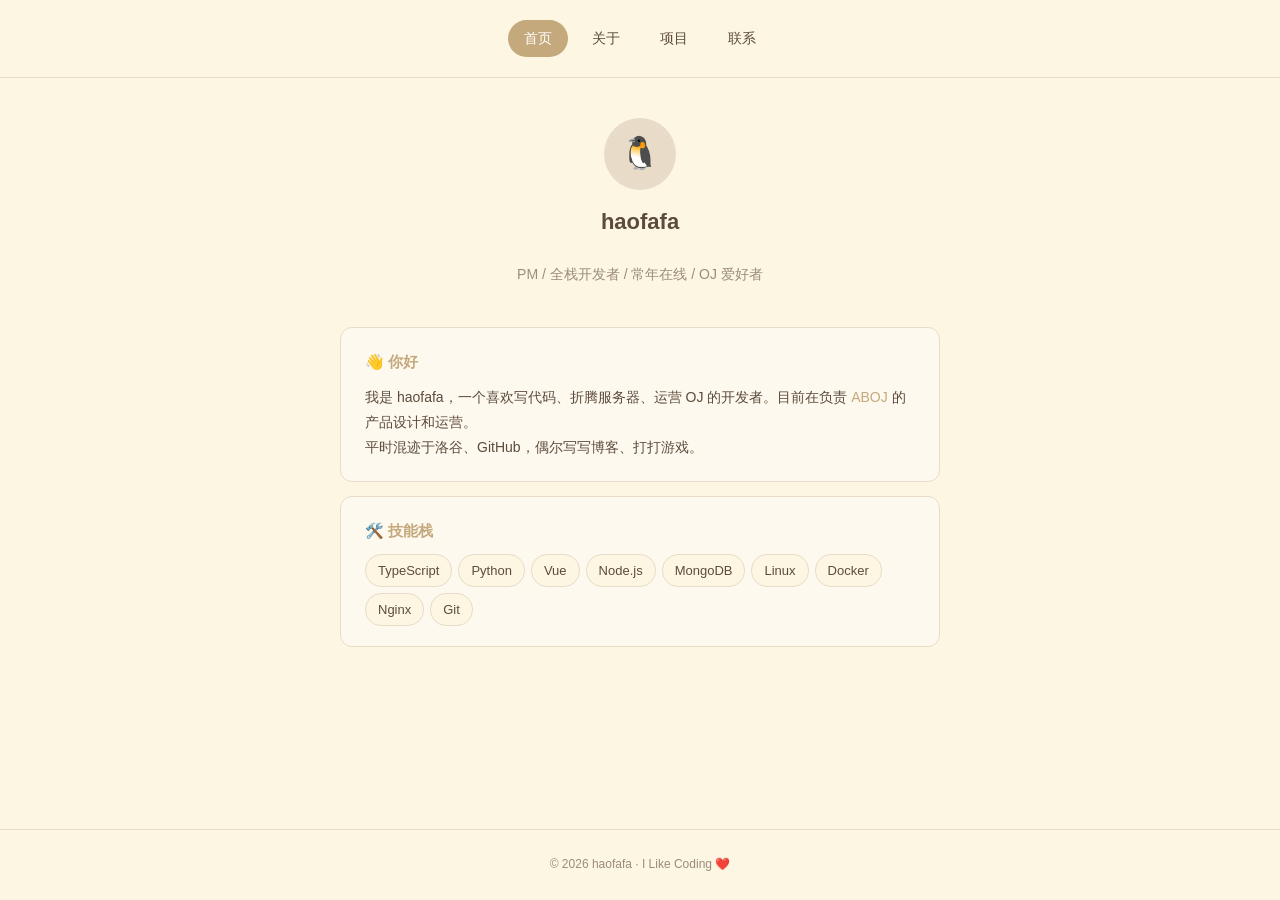
<file: index.html>
<!DOCTYPE html>
<html lang="zh">
<head>
    <meta charset="UTF-8">
    <meta name="viewport" content="width=device-width, initial-scale=1.0">
    <title>haofafa</title>
    <link rel="stylesheet" href="style.css">
</head>
<body>
    <nav>
        <a href="index.html" class="active">首页</a>
        <a href="about.html">关于</a>
        <a href="projects.html">项目</a>
        <a href="contact.html">联系</a>
    </nav>
    <div class="container">
        <div class="hero">
            <div class="avatar">🐧</div>
            <h1>haofafa</h1>
            <p class="subtitle">PM / 全栈开发者 / 常年在线 / OJ 爱好者</p>
        </div>

        <div class="card">
            <h2>👋 你好</h2>
            <p>我是 haofafa，一个喜欢写代码、折腾服务器、运营 OJ 的开发者。目前在负责 <a href="https://angrybed.cn" target="_blank">ABOJ</a> 的产品设计和运营。</p>
            <p>平时混迹于洛谷、GitHub，偶尔写写博客、打打游戏。</p>
        </div>

        <div class="card">
            <h2>🛠️ 技能栈</h2>
            <div class="tags">
                <span>TypeScript</span><span>Python</span><span>Vue</span>
                <span>Node.js</span><span>MongoDB</span><span>Linux</span>
                <span>Docker</span><span>Nginx</span><span>Git</span>
            </div>
        </div>
    </div>
    <footer>&copy; 2026 haofafa · I Like Coding ❤️</footer>
</body>
</html>
</file>
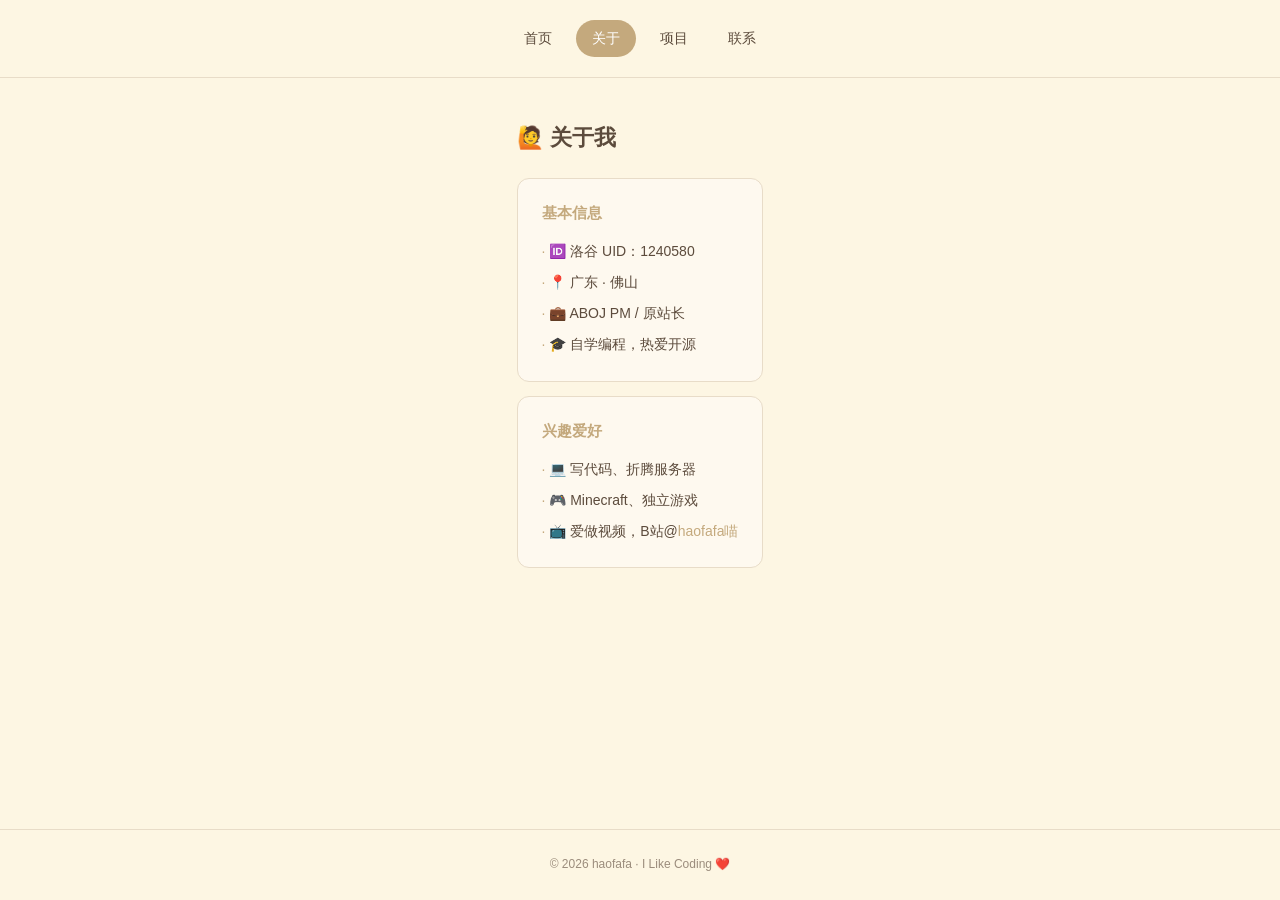
<file: about.html>
<!DOCTYPE html>
<html lang="zh">
<head>
    <meta charset="UTF-8">
    <meta name="viewport" content="width=device-width, initial-scale=1.0">
    <title>关于 - haofafa</title>
    <link rel="stylesheet" href="style.css">
</head>
<body>
    <nav>
        <a href="index.html">首页</a>
        <a href="about.html" class="active">关于</a>
        <a href="projects.html">项目</a>
        <a href="contact.html">联系</a>
    </nav>
    <div class="container">
        <h1>🙋 关于我</h1>
        <div class="card">
            <h2>基本信息</h2>
            <ul>
                <li>🆔 洛谷 UID：1240580</li>
                <li>📍 广东 · 佛山</li>
                <li>💼 ABOJ PM / 原站长</li>
                <li>🎓 自学编程，热爱开源</li>
            </ul>
        </div>
        <div class="card">
            <h2>兴趣爱好</h2>
            <ul>
                <li>💻 写代码、折腾服务器</li>
                <li>🎮 Minecraft、独立游戏</li>
                <li>📺 爱做视频，B站@<a href="https://space.bilibili.com/3632303966259305">haofafa喵</a></li>
            </ul>
        </div>
    </div>
    <footer>&copy; 2026 haofafa · I Like Coding ❤️</footer>
</body>
</html>
</file>
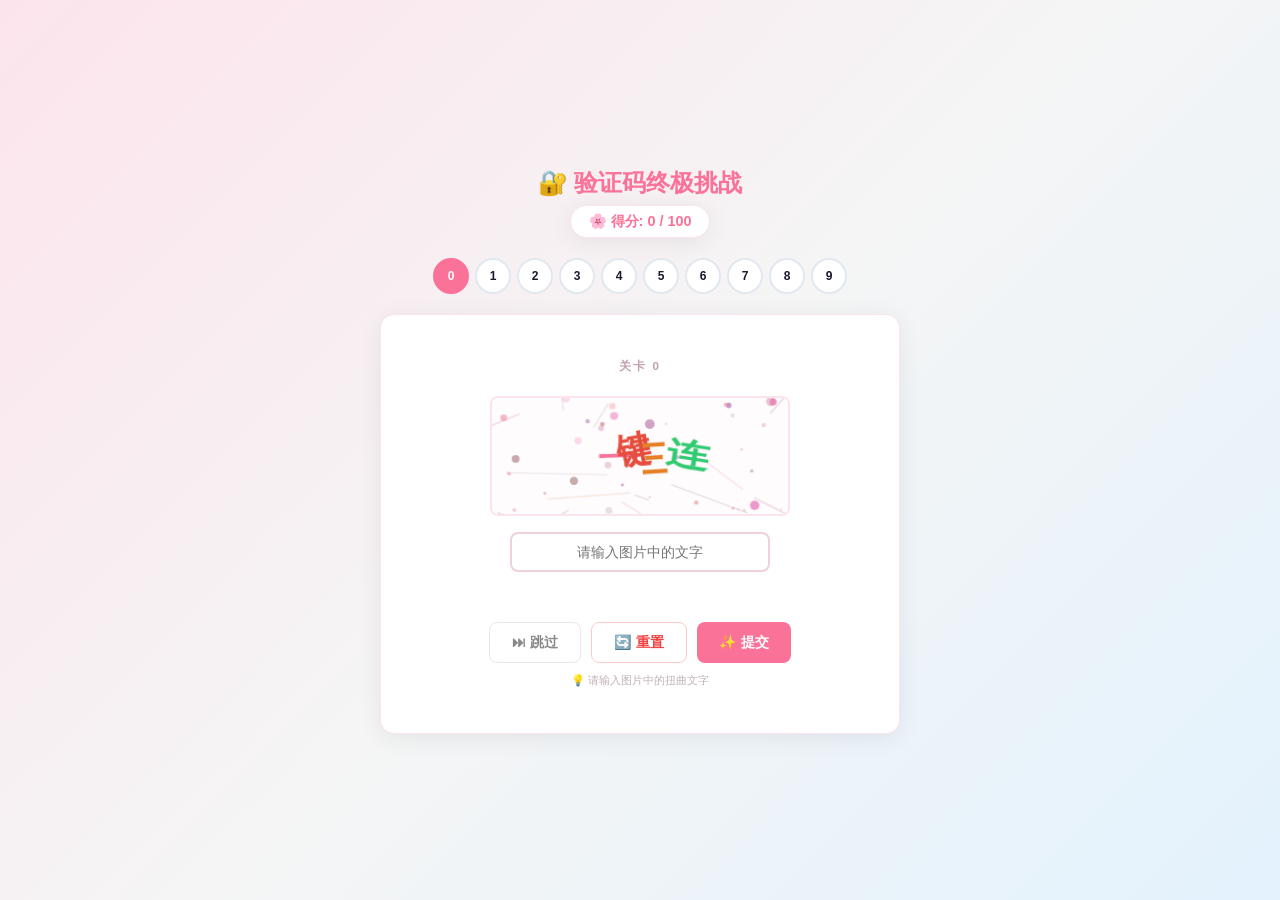
<file: captcha.html>
<!DOCTYPE html>
<html lang="zh-CN">
<head>
    <meta charset="UTF-8">
    <meta name="viewport" content="width=device-width, initial-scale=1.0">
    <title>验证码终极挑战 - 10关</title>
    <style>
        :root {
            --bg: #f0f2f5;
            --card-bg: #ffffff;
            --text: #1a1a2e;
            --border: #e2e8f0;
            --accent: #fb7299;
            --success: #10b981;
            --error: #ef4444;
            --shadow: 0 4px 24px rgba(0, 0, 0, 0.07);
            --radius: 14px;
            --font: -apple-system, BlinkMacSystemFont, 'Segoe UI', 'PingFang SC', 'Microsoft YaHei', sans-serif;
        }

        * {
            margin: 0;
            padding: 0;
            box-sizing: border-box;
        }

        body {
            font-family: var(--font);
            background: linear-gradient(135deg, #fce4ec 0%, #f5f5f5 50%, #e3f2fd 100%);
            color: var(--text);
            display: flex;
            justify-content: center;
            align-items: center;
            min-height: 100vh;
            padding: 20px;
            user-select: none;
            -webkit-user-select: none;
        }

        .container {
            width: 100%;
            max-width: 520px;
        }

        .header {
            text-align: center;
            margin-bottom: 20px;
        }
        .header h1 {
            font-size: 1.5rem;
            font-weight: 700;
            color: #fb7299;
        }
        .score-display {
            display: inline-block;
            margin-top: 6px;
            background: #fff;
            padding: 6px 18px;
            border-radius: 20px;
            font-weight: 600;
            font-size: 0.9rem;
            box-shadow: var(--shadow);
            color: #fb7299;
            border: 1.5px solid #fce4ec;
        }

        .level-selector {
            display: flex;
            gap: 6px;
            flex-wrap: wrap;
            justify-content: center;
            margin-bottom: 20px;
        }
        .level-btn {
            width: 36px;
            height: 36px;
            border-radius: 50%;
            border: 2px solid var(--border);
            background: #fff;
            cursor: pointer;
            font-size: 0.75rem;
            font-weight: 600;
            color: var(--text);
            transition: all 0.18s ease;
            display: flex;
            align-items: center;
            justify-content: center;
        }
        .level-btn:hover {
            border-color: #fb7299;
            color: #fb7299;
        }
        .level-btn.active {
            background: #fb7299;
            color: #fff;
            border-color: #fb7299;
        }
        .level-btn.passed {
            background: var(--success);
            color: #fff;
            border-color: var(--success);
        }
        .level-btn.failed {
            background: var(--error);
            color: #fff;
            border-color: var(--error);
        }
        .level-btn.skipped {
            background: #94a3b8;
            color: #fff;
            border-color: #94a3b8;
        }

        .card {
            background: #fff;
            border-radius: var(--radius);
            box-shadow: var(--shadow);
            padding: 28px 22px;
            text-align: center;
            min-height: 420px;
            display: flex;
            flex-direction: column;
            align-items: center;
            justify-content: center;
            border: 1px solid #fce4ec;
        }

        .level-title {
            font-size: 0.72rem;
            letter-spacing: 2px;
            color: #c0a0b0;
            margin-bottom: 14px;
            font-weight: 600;
        }

        .btn {
            display: inline-flex;
            align-items: center;
            justify-content: center;
            gap: 6px;
            padding: 10px 22px;
            border-radius: 8px;
            border: none;
            cursor: pointer;
            font-size: 0.88rem;
            font-weight: 600;
            font-family: var(--font);
        }
        .btn-primary {
            background: #fb7299;
            color: #fff;
        }
        .btn-primary:hover {
            background: #e85d7a;
        }
        .btn-secondary {
            background: #fff;
            color: #888;
            border: 1.5px solid #e8e8e8;
        }
        .btn-danger {
            background: #fff;
            color: #ef4444;
            border: 1.5px solid #fecaca;
        }
        .btn-danger:hover {
            background: #fef2f2;
        }
        .btn:disabled {
            opacity: 0.4;
            cursor: not-allowed;
            pointer-events: none;
        }

        .feedback {
            margin-top: 12px;
            font-size: 0.85rem;
            font-weight: 600;
            min-height: 22px;
        }
        .feedback.success {
            color: var(--success);
        }
        .feedback.error {
            color: var(--error);
        }
        .feedback.info {
            color: #94a3b8;
        }

        .card-actions {
            display: flex;
            gap: 10px;
            margin-top: 16px;
            flex-wrap: wrap;
            justify-content: center;
        }

        .note {
            font-size: 0.7rem;
            color: #c0b0b8;
            margin-top: 10px;
        }

        .captcha-canvas {
            border-radius: 8px;
            border: 2px solid #fce4ec;
            margin: 8px auto;
            display: block;
            max-width: 100%;
        }

        .text-input {
            width: 100%;
            max-width: 260px;
            padding: 10px 14px;
            border-radius: 8px;
            border: 2px solid #f0d0db;
            font-size: 0.9rem;
            font-family: var(--font);
            text-align: center;
            outline: none;
        }
        .text-input:focus {
            border-color: #fb7299;
            box-shadow: 0 0 0 3px rgba(251, 114, 153, 0.1);
        }

        .slider-container {
            width: 280px;
            margin: 8px auto;
        }
        .slider-track {
            width: 100%;
            height: 48px;
            background: #fce4ec;
            border-radius: 24px;
            position: relative;
            overflow: hidden;
            cursor: pointer;
            border: 1.5px solid #f8d0dc;
        }
        .slider-fill {
            height: 100%;
            background: linear-gradient(90deg, #fce4ec, #fb7299);
            border-radius: 24px 0 0 24px;
            width: 0%;
        }
        .slider-thumb {
            position: absolute;
            top: 3px;
            left: 3px;
            width: 40px;
            height: 40px;
            background: #fff;
            border-radius: 50%;
            box-shadow: 0 2px 8px rgba(251, 114, 153, 0.25);
            cursor: grab;
            display: flex;
            align-items: center;
            justify-content: center;
            font-size: 1.1rem;
            z-index: 2;
            border: 2px solid #fb7299;
        }
        .slider-thumb:active {
            cursor: grabbing;
        }
        .slider-label {
            position: absolute;
            width: 100%;
            height: 100%;
            display: flex;
            align-items: center;
            justify-content: center;
            pointer-events: none;
            font-size: 0.78rem;
            color: #c090a0;
            z-index: 1;
        }

        .image-options {
            display: flex;
            gap: 10px;
            flex-wrap: wrap;
            justify-content: center;
            margin: 8px 0;
        }
        .image-option {
            width: 90px;
            height: 90px;
            border-radius: 10px;
            overflow: hidden;
            cursor: pointer;
            border: 3px solid #f8e0e8;
            transition: all 0.15s ease;
            position: relative;
        }
        .image-option:hover {
            border-color: #fb7299;
            transform: translateY(-3px);
        }
        .image-option.selected-option {
            border-color: #fb7299 !important;
            box-shadow: 0 0 0 4px rgba(251, 114, 153, 0.3);
        }
        .image-option img {
            width: 100%;
            height: 100%;
            object-fit: cover;
        }

        .grid-container {
            display: grid;
            gap: 5px;
            margin: 8px auto;
            justify-content: center;
        }
        .grid-cell-img {
            border-radius: 8px;
            border: 2px solid #f8e0e8;
            cursor: pointer;
            overflow: hidden;
            transition: all 0.15s ease;
            position: relative;
        }
        .grid-cell-img:hover {
            border-color: #fb7299;
        }
        .grid-cell-img.selected-cell {
            border-color: #fb7299 !important;
            box-shadow: 0 0 0 3px rgba(251, 114, 153, 0.35);
        }

        .oneclick-area {
            width: 150px;
            height: 150px;
            border-radius: 50%;
            background: linear-gradient(135deg, #fce4ec, #fff);
            border: 3px dashed #fb7299;
            display: flex;
            align-items: center;
            justify-content: center;
            cursor: pointer;
            font-size: 1rem;
            color: #fb7299;
            font-weight: 600;
            margin: 10px auto;
        }
        .oneclick-area:hover {
            background: #fff5f7;
            transform: scale(1.05);
        }

        .char-btn {
            position: absolute;
            background: transparent;
            border: none;
            cursor: pointer;
            font-weight: bold;
            font-family: "PingFang SC", "Microsoft YaHei", sans-serif;
            text-shadow: 0 1px 4px rgba(0, 0, 0, 0.5);
            transition: all 0.15s ease;
            z-index: 3;
            padding: 6px 10px;
            min-width: 32px;
            text-align: center;
        }
        .char-btn:hover {
            transform: scale(1.3);
            color: #ffe066 !important;
        }
        .char-btn.correct-click {
            color: #4eff4e !important;
            text-shadow: 0 0 10px rgba(78, 255, 78, 0.8);
        }

        .click-badge {
            position: absolute;
            background: #fb7299;
            color: #fff;
            border-radius: 50%;
            width: 24px;
            height: 24px;
            font-size: 0.7rem;
            font-weight: 700;
            display: flex;
            align-items: center;
            justify-content: center;
            z-index: 10;
            pointer-events: none;
            animation: badgePop 0.3s ease;
            box-shadow: 0 2px 8px rgba(251, 114, 153, 0.5);
        }
        @keyframes badgePop {
            0% {
                transform: scale(0);
                opacity: 0;
            }
            50% {
                transform: scale(1.3);
            }
            100% {
                transform: scale(1);
                opacity: 1;
            }
        }

        .click-badge-wrong {
            background: #ef4444;
            box-shadow: 0 2px 8px rgba(239, 68, 68, 0.5);
        }

        .puzzle-piece-img {
            position: absolute;
            z-index: 5;
            pointer-events: none;
            box-shadow: 0 4px 16px rgba(0, 0, 0, 0.4);
            border-radius: 3px;
        }

        .result-overlay {
            position: fixed;
            top: 0;
            left: 0;
            width: 100%;
            height: 100%;
            background: rgba(0, 0, 0, 0.6);
            display: flex;
            align-items: center;
            justify-content: center;
            z-index: 1000;
            backdrop-filter: blur(4px);
        }
        .result-card {
            background: #fff;
            border-radius: 20px;
            padding: 36px 28px;
            text-align: center;
            max-width: 400px;
            width: 90%;
            box-shadow: 0 20px 50px rgba(0, 0, 0, 0.25);
            border: 2px solid #fce4ec;
        }
        .result-score {
            font-size: 4.5rem;
            font-weight: 800;
            letter-spacing: -2px;
            background: linear-gradient(135deg, #fb7299, #ff9db5);
            -webkit-background-clip: text;
            -webkit-text-fill-color: transparent;
            background-clip: text;
        }

        .twisted-display {
            display: inline-flex;
            gap: 4px;
            flex-wrap: wrap;
            justify-content: center;
            font-size: 1.2rem;
            font-weight: 700;
            min-height: 28px;
            margin-top: 6px;
            align-items: center;
        }
        .twisted-display img {
            display: inline-block;
            vertical-align: middle;
        }
        .twisted-display .arrow-sep {
            color: #c0b0b8;
            font-size: 0.85rem;
            margin: 0 2px;
            display: inline-flex;
            align-items: center;
        }

        @media (max-width: 420px) {
            .card {
                padding: 20px 12px;
            }
            .slider-container {
                width: 240px;
            }
            .image-option {
                width: 70px;
                height: 70px;
            }
        }
    </style>
</head>
<body>
    <div class="container">
        <div class="header">
            <h1>🔐 验证码终极挑战</h1>
            <span class="score-display" id="scoreDisplay">🌸 得分: 0 / 100</span>
        </div>

        <div class="level-selector" id="levelSelector">
            <button class="level-btn" data-level="0">0</button>
            <button class="level-btn" data-level="1">1</button>
            <button class="level-btn" data-level="2">2</button>
            <button class="level-btn" data-level="3">3</button>
            <button class="level-btn" data-level="4">4</button>
            <button class="level-btn" data-level="5">5</button>
            <button class="level-btn" data-level="6">6</button>
            <button class="level-btn" data-level="7">7</button>
            <button class="level-btn" data-level="8">8</button>
            <button class="level-btn" data-level="9">9</button>
        </div>

        <div class="card" id="challengeCard">
            <div class="level-title" id="levelTitle">关卡 0</div>
            <div id="challengeContent"></div>
            <div class="feedback" id="feedback"></div>
            <div class="card-actions">
                <button class="btn btn-secondary" id="btnSkip">⏭ 跳过</button>
                <button class="btn btn-danger" id="btnReset" style="display:none;">🔄 重置</button>
                <button class="btn btn-primary" id="btnSubmit">✨ 提交</button>
            </div>
            <p class="note" id="noteText"></p>
        </div>
    </div>

    <script>
        (function() {
            const TOTAL_LEVELS = 10;
            let currentLevel = 0;
            const levelStatus = {};
            const levelScore = {};
            for (let i = 0; i < TOTAL_LEVELS; i++) { levelStatus[i] = 'pending';
                levelScore[i] = 0; }
            let challengeState = {};
            let totalScore = 0;
            const MAX_SCORE = 100;
            const POINTS_PER_LEVEL = Math.floor(MAX_SCORE / TOTAL_LEVELS);

            const levelSelector = document.getElementById('levelSelector');
            const levelTitle = document.getElementById('levelTitle');
            const challengeContent = document.getElementById('challengeContent');
            const feedbackEl = document.getElementById('feedback');
            const btnSkip = document.getElementById('btnSkip');
            const btnReset = document.getElementById('btnReset');
            const btnSubmit = document.getElementById('btnSubmit');
            const noteText = document.getElementById('noteText');
            const scoreDisplay = document.getElementById('scoreDisplay');
            const levelBtns = levelSelector.querySelectorAll('.level-btn');

            function updateScoreDisplay() {
                scoreDisplay.textContent = `🌸 得分: ${totalScore} / ${MAX_SCORE}`;
            }

            function updateLevelButtons() {
                levelBtns.forEach(btn => {
                    const lv = parseInt(btn.dataset.level);
                    btn.classList.remove('active', 'passed', 'failed', 'skipped');
                    if (lv === currentLevel) btn.classList.add('active');
                    if (levelStatus[lv] === 'passed') btn.classList.add('passed');
                    if (levelStatus[lv] === 'failed') btn.classList.add('failed');
                    if (levelStatus[lv] === 'skipped') btn.classList.add('skipped');
                });
            }

            function setFeedback(msg, type) {
                feedbackEl.textContent = msg;
                feedbackEl.className = 'feedback';
                if (type) feedbackEl.classList.add(type);
            }

            function clearFeedback() {
                feedbackEl.textContent = '';
                feedbackEl.className = 'feedback';
            }

            function isLevelCompleted(lv) {
                return ['passed', 'failed', 'skipped'].includes(levelStatus[lv]);
            }

            function autoAdvance() {
                const nextLevel = currentLevel + 1;
                if (nextLevel < TOTAL_LEVELS) {
                    setTimeout(() => switchLevel(nextLevel), 700);
                } else {
                    setTimeout(showFinalResult, 700);
                }
            }

            function submitPass() {
                if (isLevelCompleted(currentLevel)) return;
                levelStatus[currentLevel] = 'passed';
                levelScore[currentLevel] = POINTS_PER_LEVEL;
                totalScore += POINTS_PER_LEVEL;
                updateScoreDisplay();
                updateLevelButtons();
                setFeedback(`🎉 正确！+${POINTS_PER_LEVEL}分，进入下一关...`, 'success');
                disableInteraction();
                btnReset.style.display = 'none';
                autoAdvance();
            }

            function submitFail() {
                if (isLevelCompleted(currentLevel)) return;
                levelStatus[currentLevel] = 'failed';
                levelScore[currentLevel] = 0;
                updateLevelButtons();
                setFeedback('😢 验证失败，0分，进入下一关...', 'error');
                disableInteraction();
                btnReset.style.display = 'none';
                autoAdvance();
            }

            function submitSkip() {
                if (isLevelCompleted(currentLevel)) return;
                levelStatus[currentLevel] = 'skipped';
                levelScore[currentLevel] = 0;
                updateLevelButtons();
                setFeedback('⏭ 已跳过，进入下一关...', 'info');
                disableInteraction();
                btnReset.style.display = 'none';
                autoAdvance();
            }

            function resetLevel() {
                if (isLevelCompleted(currentLevel)) return;
                challengeState = {};
                clearFeedback();
                renderLevel(currentLevel);
                btnSubmit.disabled = false;
                btnSkip.disabled = false;
                btnReset.style.display = 'inline-flex';
            }

            function disableInteraction() {
                const card = document.getElementById('challengeCard');
                const interactiveEls = card.querySelectorAll(
                    'canvas, input, .grid-cell-img, .image-option, .oneclick-area, .slider-thumb, .char-btn, button:not(#btnSkip):not(#btnSubmit):not(#btnReset)'
                    );
                interactiveEls.forEach(el => {
                    el.style.pointerEvents = 'none';
                    el.style.opacity = '0.6';
                });
                btnSubmit.disabled = true;
                btnSkip.disabled = true;
                btnReset.style.display = 'none';
            }

            function showFinalResult() {
                let grade = '';
                if (totalScore >= 90) grade = '🏆 验证大师';
                else if (totalScore >= 70) grade = '👍 表现不错';
                else if (totalScore >= 50) grade = '🤔 还需努力';
                else grade = '😅 再接再厉';

                const passedCount = Object.values(levelStatus).filter(s => s === 'passed').length;
                const failedCount = Object.values(levelStatus).filter(s => s === 'failed').length;
                const skippedCount = Object.values(levelStatus).filter(s => s === 'skipped').length;

                const overlay = document.createElement('div');
                overlay.className = 'result-overlay';
                overlay.innerHTML = `
                    <div class="result-card">
                        <div style="font-size:0.75rem;color:#c0a0b0;letter-spacing:2px;">🏅 最终成绩单</div>
                        <div class="result-score">${totalScore}</div>
                        <div class="result-grade" style="font-size:1.1rem;font-weight:600;color:#666;">${grade}</div>
                        <div style="margin-top:14px;font-size:0.8rem;color:#888;line-height:1.8;">
                            ✅ 通过: ${passedCount} 关<br>
                            ❌ 失败: ${failedCount} 关<br>
                            ⏭ 跳过: ${skippedCount} 关
                        </div>
                        <button class="btn btn-primary" style="margin-top:18px;background:#fb7299;" onclick="location.reload()">🔄 再来一次</button>
                    </div>
                `;
                document.body.appendChild(overlay);
                overlay.addEventListener('click', function(e) {
                    if (e.target === overlay) overlay.remove();
                });
            }

            function switchLevel(level) {
                if (level < 0 || level >= TOTAL_LEVELS) return;
                currentLevel = level;
                challengeState = {};
                clearFeedback();
                renderLevel(currentLevel);
                updateLevelButtons();
                if (isLevelCompleted(currentLevel)) {
                    btnSubmit.disabled = true;
                    btnSkip.disabled = true;
                    btnReset.style.display = 'none';
                } else {
                    btnSubmit.disabled = false;
                    btnSkip.disabled = false;
                    btnReset.style.display = 'inline-flex';
                }
            }

            function drawInterferenceLines(ctx, width, height, count = 8) {
                ctx.save();
                for (let i = 0; i < count; i++) {
                    ctx.strokeStyle =
                        `rgba(${180+Math.random()*75},${140+Math.random()*60},${160+Math.random()*50},0.35)`;
                    ctx.lineWidth = 0.8 + Math.random() * 1.2;
                    ctx.beginPath();
                    const x1 = Math.random() * width;
                    const y1 = Math.random() * height;
                    const x2 = x1 + (Math.random() - 0.5) * width * 0.7;
                    const y2 = y1 + (Math.random() - 0.5) * height * 0.7;
                    ctx.moveTo(x1, y1);
                    ctx.lineTo(x2, y2);
                    ctx.stroke();
                }
                ctx.restore();
            }

            function drawRandomDots(ctx, width, height, count = 30) {
                for (let i = 0; i < count; i++) {
                    const x = Math.random() * width;
                    const y = Math.random() * height;
                    const r = 1 + Math.random() * 4;
                    ctx.beginPath();
                    ctx.arc(x, y, r, 0, Math.PI * 2);
                    ctx.fillStyle =
                        `rgba(${180+Math.random()*75},${100+Math.random()*80},${140+Math.random()*60},${0.3+Math.random()*0.5})`;
                    ctx.fill();
                }
            }

            function generateCaptchaCanvas(text, width, height, bgColor = '#fefcfd', fontSizeMin = 24, fontSizeMax = 42) {
                const canvas = document.createElement('canvas');
                canvas.width = width;
                canvas.height = height;
                const ctx = canvas.getContext('2d');
                ctx.fillStyle = bgColor;
                ctx.fillRect(0, 0, width, height);
                drawRandomDots(ctx, width, height, 22);
                drawInterferenceLines(ctx, width, height, 8);
                const colors = ['#fb7299', '#e74c3c', '#e67e22', '#2ecc71', '#00a1d6', '#9b59b6', '#f39c12',
                '#1abc9c'];
                const chars = text.split('');
                const avgCharWidth = (fontSizeMin + fontSizeMax) / 2 * 0.65;
                const totalWidth = chars.length * avgCharWidth;
                const startX = Math.max(6, (width - totalWidth) / 2);
                const startY = height / 2 + (fontSizeMin + fontSizeMax) / 6;
                let cx = startX;
                chars.forEach((char, i) => {
                    const color = colors[i % colors.length];
                    const rot = -12 + Math.random() * 24;
                    const scaleX = 0.7 + Math.random() * 0.5;
                    const scaleY = 0.7 + Math.random() * 0.5;
                    const charSize = fontSizeMin + Math.random() * (fontSizeMax - fontSizeMin);
                    ctx.save();
                    ctx.translate(cx, startY + (Math.random() - 0.5) * 14);
                    ctx.rotate(rot * Math.PI / 180);
                    ctx.scale(scaleX, scaleY);
                    ctx.font = `bold ${charSize}px "PingFang SC", "Microsoft YaHei", sans-serif`;
                    ctx.fillStyle = color;
                    ctx.shadowColor = 'rgba(0,0,0,0.12)';
                    ctx.shadowBlur = 2;
                    ctx.fillText(char, 0, 0);
                    ctx.shadowBlur = 0;
                    ctx.restore();
                    cx += avgCharWidth * (0.85 + Math.random() * 0.3);
                });
                drawInterferenceLines(ctx, width, height, 5);
                drawRandomDots(ctx, width, height, 14);
                return canvas;
            }

            function generateTwistedCharCanvas(char, size) {
                const canvas = document.createElement('canvas');
                canvas.width = size;
                canvas.height = size;
                const ctx = canvas.getContext('2d');
                ctx.clearRect(0, 0, size, size);
                const colors = ['#fb7299', '#e74c3c', '#e67e22', '#2ecc71', '#00a1d6', '#9b59b6'];
                const color = colors[Math.floor(Math.random() * colors.length)];
                const rot = -10 + Math.random() * 20;
                const scaleX = 0.75 + Math.random() * 0.4;
                const scaleY = 0.75 + Math.random() * 0.4;
                const charSize = size * 0.65;
                ctx.save();
                ctx.translate(size / 2, size / 2);
                ctx.rotate(rot * Math.PI / 180);
                ctx.scale(scaleX, scaleY);
                ctx.font = `bold ${charSize}px "PingFang SC", "Microsoft YaHei", sans-serif`;
                ctx.fillStyle = color;
                ctx.shadowColor = 'rgba(0,0,0,0.2)';
                ctx.shadowBlur = 2;
                ctx.textAlign = 'center';
                ctx.textBaseline = 'middle';
                ctx.fillText(char, 0, 0);
                ctx.restore();
                return canvas;
            }

            function renderLevel(level) {
                levelTitle.innerHTML = `关卡 ${level}`;
                noteText.textContent = '';
                challengeContent.innerHTML = '';
                challengeState = {};
                if (isLevelCompleted(level)) {
                    const status = levelStatus[level];
                    let emoji, statusText, color;
                    if (status === 'passed') { emoji = '✅';
                        statusText = '已通过';
                        color = '#10b981'; } else if (status === 'failed') { emoji = '❌';
                        statusText = '未通过';
                        color = '#ef4444'; } else { emoji = '⏭';
                        statusText = '已跳过';
                        color = '#94a3b8'; }
                    challengeContent.innerHTML =
                        `<div style="font-size:1.1rem;font-weight:600;color:${color};padding:40px;">${emoji} ${statusText}<br><span style="font-size:0.75rem;color:#aaa;">本关已完成</span></div>`;
                    btnSubmit.disabled = true;
                    btnSkip.disabled = true;
                    btnReset.style.display = 'none';
                    return;
                }
                btnSubmit.disabled = false;
                btnSkip.disabled = false;
                btnReset.style.display = 'inline-flex';
                switch (level) {
                    case 0:
                        renderLevel0();
                        break;
                    case 1:
                        renderLevel1();
                        break;
                    case 2:
                        renderLevel2();
                        break;
                    case 3:
                        renderLevel3();
                        break;
                    case 4:
                        renderLevel4();
                        break;
                    case 5:
                        renderLevel5();
                        break;
                    case 6:
                        renderLevel6();
                        break;
                    case 7:
                        renderLevel7();
                        break;
                    case 8:
                        renderLevel8();
                        break;
                    case 9:
                        renderLevel9();
                        break;
                }
            }

            // ===== 0：识别"一键三连" =====
            function renderLevel0() {
                noteText.textContent = '💡 请输入图片中的扭曲文字';
                challengeState.level0 = { answer: '一键三连' };
                const canvas = generateCaptchaCanvas('一键三连', 300, 120, '#fefcfd', 26, 40);
                challengeContent.innerHTML = `
                    <img src="${canvas.toDataURL('image/png')}" class="captcha-canvas" style="width:300px;height:120px;">
                    <input type="text" class="text-input" id="input0" placeholder="请输入图片中的文字" maxlength="10" style="margin-top:8px;">
                `;
                challengeState.level0.checkAnswer = () => document.getElementById('input0')?.value.trim() ===
                    '一键三连';
            }

            // ===== 1：依次点击 修复间距 + 序号消息框 + 扭曲显示 =====
            function renderLevel1() {
                noteText.textContent = '🖱 请依次点击：点赞投币收藏';
                const imgUrl =
                    'https://qcloud.dpfile.com/pc/pH6Z4WGJbJOjQlTxAfkqMYh7UVJQSqsGD5px640bZlRlz5pEXaAjfdXiOZWKlHBN.jpg';
                challengeState.level1 = {
                    expected: ['点', '赞', '投', '币', '收', '藏'],
                    currentIndex: 0,
                    clickedChars: [],
                    totalClicks: 0,
                };

                challengeContent.innerHTML = `
                    <p style="font-size:0.85rem;font-weight:600;color:#fb7299;margin-bottom:6px;">请依次点击：<span style="letter-spacing:2px;">点赞投币收藏</span></p>
                    <div id="ch1Container" style="position:relative;width:320px;height:220px;margin:0 auto;display:inline-block;">
                        <img id="ch1Bg" src="${imgUrl}" crossorigin="anonymous" style="width:320px;height:220px;object-fit:cover;border-radius:8px;display:block;">
                    </div>
                    <div id="ch1Display" class="twisted-display"></div>
                `;

                function updateDisplay() {
                    const display = document.getElementById('ch1Display');
                    const state = challengeState.level1;
                    display.innerHTML = '';
                    state.clickedChars.forEach((char, idx) => {
                        const c = generateTwistedCharCanvas(char, 30);
                        const img = document.createElement('img');
                        img.src = c.toDataURL('image/png');
                        img.style.width = '30px';
                        img.style.height = '30px';
                        display.appendChild(img);
                        if (idx < state.clickedChars.length - 1) {
                            const arrow = document.createElement('span');
                            arrow.className = 'arrow-sep';
                            arrow.textContent = '→';
                            display.appendChild(arrow);
                        }
                    });
                }

                function addClickBadge(container, x, y, num, isWrong) {
                    const badge = document.createElement('div');
                    badge.className = 'click-badge' + (isWrong ? ' click-badge-wrong' : '');
                    badge.textContent = num;
                    badge.style.left = (x - 12) + 'px';
                    badge.style.top = (y - 12) + 'px';
                    container.appendChild(badge);
                    setTimeout(() => badge.remove(), 1500);
                }

                const bgImg = document.getElementById('ch1Bg');
                bgImg.onload = () => {
                    const container = document.getElementById('ch1Container');
                    // 重新布局位置，加大间距
                    const positions = [
                        { char: '点', x: 35, y: 40, color: '#ff4444', rot: -8, skew: 3 },
                        { char: '赞', x: 160, y: 45, color: '#ff8800', rot: 6, skew: -4 },
                        { char: '投', x: 40, y: 100, color: '#44cc44', rot: -5, skew: 2 },
                        { char: '币', x: 175, y: 100, color: '#4488ff', rot: 10, skew: -2 },
                        { char: '收', x: 45, y: 158, color: '#cc44cc', rot: -12, skew: 5 },
                        { char: '藏', x: 170, y: 160, color: '#ffaa00', rot: 4, skew: -3 },
                        { char: '白', x: 100, y: 65, color: '#999', rot: -15, skew: 6 },
                        { char: '嫖', x: 110, y: 135, color: '#777', rot: 8, skew: -5 },
                    ];

                    positions.forEach(p => {
                        const btn = document.createElement('button');
                        btn.className = 'char-btn';
                        btn.textContent = p.char;
                        btn.style.left = p.x + 'px';
                        btn.style.top = p.y + 'px';
                        btn.style.color = p.color;
                        btn.style.fontSize = '26px';
                        btn.style.transform =
                            `rotate(${p.rot}deg) skewX(${p.skew}deg) scale(${0.8+Math.random()*0.35},${0.8+Math.random()*0.35})`;
                        btn.style.position = 'absolute';
                        btn.style.padding = '4px 6px';
                        btn.style.zIndex = '3';
                        btn.addEventListener('click', function(e) {
                            e.stopPropagation();
                            if (isLevelCompleted(1)) return;
                            const state = challengeState.level1;
                            state.totalClicks++;
                            const clickNum = state.totalClicks;

                            if (p.char === state.expected[state.currentIndex]) {
                                // 正确
                                state.currentIndex++;
                                state.clickedChars.push(p.char);
                                btn.classList.add('correct-click');
                                btn.style.pointerEvents = 'none';
                                addClickBadge(container, p.x + 13, p.y - 5, clickNum, false);
                                updateDisplay();
                            } else {
                                // 错误：静默重置，但显示序号
                                addClickBadge(container, p.x + 13, p.y - 5, clickNum, true);
                                state.currentIndex = 0;
                                state.clickedChars = [];
                                updateDisplay();
                                container.querySelectorAll('.char-btn').forEach(b => {
                                    b.classList.remove('correct-click');
                                    b.style.pointerEvents = 'auto';
                                });
                            }
                        });
                        container.appendChild(btn);
                    });
                };
                challengeState.level1.checkAnswer = () => challengeState.level1.currentIndex >= 6;
            }

            // ===== 2：UP和主 =====
            function renderLevel2() {
                noteText.textContent = '🔍 在5×5宫格中找出不同的项目';
                const totalCells = 25;
                const targetCount = 2;
                const allPositions = Array.from({ length: totalCells }, (_, i) => i);
                const shuffled = [...allPositions].sort(() => Math.random() - 0.5);
                const targetPositions = new Set(shuffled.slice(0, targetCount));
                challengeState.level2 = { targetPositions, selectedCells: new Set() };

                const cellSize = 56;
                let gridHTML =
                    `<div class="grid-container" style="grid-template-columns:repeat(5,${cellSize}px);">`;
                for (let i = 0; i < totalCells; i++) {
                    const isTarget = targetPositions.has(i);
                    const displayChar = isTarget ? 'UP' : '主';
                    const canvas = generateCaptchaCanvas(displayChar, cellSize, cellSize, '#faf8f9', 18, 30);
                    gridHTML += `
                        <div class="grid-cell-img" data-index="${i}" data-is-target="${isTarget}" style="width:${cellSize}px;height:${cellSize}px;">
                            <img src="${canvas.toDataURL('image/png')}" width="${cellSize}" height="${cellSize}" style="display:block;">
                        </div>`;
                }
                gridHTML += '</div>';
                challengeContent.innerHTML = gridHTML;

                document.querySelectorAll('#challengeCard .grid-cell-img').forEach(cell => {
                    cell.addEventListener('click', () => {
                        if (isLevelCompleted(2)) return;
                        const index = parseInt(cell.dataset.index);
                        const state = challengeState.level2;
                        if (state.selectedCells.has(index)) {
                            state.selectedCells.delete(index);
                            cell.classList.remove('selected-cell');
                        } else {
                            state.selectedCells.add(index);
                            cell.classList.add('selected-cell');
                        }
                    });
                });

                challengeState.level2.checkAnswer = () => {
                    const selectedArr = [...challengeState.level2.selectedCells];
                    const targetArr = [...challengeState.level2.targetPositions];
                    return selectedArr.length === targetArr.length && selectedArr.every(i => challengeState
                        .level2.targetPositions.has(i));
                };
            }

            // ===== 3：滑块 =====
            function renderLevel3() {
                noteText.textContent = '👉 拖动滑块至最右端';
                challengeState.level3 = { sliderAtEnd: false };
                challengeContent.innerHTML = `
                    <div class="slider-container">
                        <div class="slider-track" id="sliderTrack3">
                            <div class="slider-fill" id="sliderFill3"></div>
                            <div class="slider-thumb" id="sliderThumb3">➤</div>
                            <div class="slider-label">→ 向右滑动验证 ←</div>
                        </div>
                    </div>
                `;
                setupSimpleSlider('sliderTrack3', 'sliderThumb3', 'sliderFill3', () => {
                    challengeState.level3.sliderAtEnd = true;
                });
                challengeState.level3.checkAnswer = () => challengeState.level3.sliderAtEnd;
            }

            function setupSimpleSlider(trackId, thumbId, fillId, onComplete) {
                setTimeout(() => {
                    const track = document.getElementById(trackId);
                    const thumb = document.getElementById(thumbId);
                    const fill = document.getElementById(fillId);
                    if (!track || !thumb || !fill) return;
                    let isDragging = false;
                    let thumbLeft = 3;
                    const thumbWidth = 40;
                    const maxLeft = track.clientWidth - thumbWidth - 6;

                    function updatePos(clientX) {
                        const rect = track.getBoundingClientRect();
                        let newLeft = clientX - rect.left - thumbWidth / 2;
                        newLeft = Math.max(3, Math.min(maxLeft, newLeft));
                        thumbLeft = newLeft;
                        thumb.style.left = newLeft + 'px';
                        fill.style.width = ((newLeft - 3) / (maxLeft - 3) * 100 + 4) + '%';
                    }
                    thumb.addEventListener('mousedown', e => { if (!isLevelCompleted(currentLevel)) {
                            isDragging = true;
                            e.preventDefault(); } });
                    document.addEventListener('mousemove', e => { if (isDragging) updatePos(e.clientX); });
                    document.addEventListener('mouseup', () => {
                        if (isDragging && thumbLeft >= maxLeft - 8) onComplete();
                        else if (isDragging) { thumbLeft = 3;
                            thumb.style.left = '3px';
                            fill.style.width = '0%'; }
                        isDragging = false;
                    });
                    thumb.addEventListener('touchstart', e => { if (!isLevelCompleted(currentLevel)) {
                            isDragging = true;
                            e.preventDefault(); } });
                    document.addEventListener('touchmove', e => { if (isDragging) updatePos(e.touches[0]
                            .clientX); });
                    document.addEventListener('touchend', () => {
                        if (isDragging && thumbLeft >= maxLeft - 8) onComplete();
                        else if (isDragging) { thumbLeft = 3;
                            thumb.style.left = '3px';
                            fill.style.width = '0%'; }
                        isDragging = false;
                    });
                }, 100);
            }

            // ===== 4：拼图滑块 =====
            function renderLevel4() {
                noteText.textContent = '🧩 拖动滑块使拼图碎片对准缺口（容差10px）';
                const imgUrl = 'https://gips1.baidu.com/it/u=2405702478,3799594473&fm=3074&app=3074&f=PNG';
                const holeXPercent = 55;
                const holeYPercent = 38;
                const holeWPercent = 16;
                const holeHPercent = 26;

                challengeState.level4 = { puzzleAligned: false, passed: false };

                challengeContent.innerHTML = `
                    <div id="puzzleContainer4" style="position:relative;width:300px;height:200px;margin:8px auto;display:inline-block;">
                        <img id="puzzleBg4" src="" style="width:300px;height:200px;display:block;border-radius:8px;">
                        <img id="puzzlePiece4" src="" class="puzzle-piece-img" style="left:55%;top:38%;">
                    </div>
                    <div class="slider-container" style="margin-top:8px;">
                        <div class="slider-track" id="puzzleTrack4">
                            <div class="slider-fill" id="puzzleFill4"></div>
                            <div class="slider-thumb" id="puzzleThumb4">🧩</div>
                            <div class="slider-label">拖动对齐拼图</div>
                        </div>
                    </div>
                `;

                const img = new Image();
                img.crossOrigin = 'anonymous';
                img.onload = () => {
                    const holeX = holeXPercent / 100 * 300;
                    const holeY = holeYPercent / 100 * 200;
                    const holeW = holeWPercent / 100 * 300;
                    const holeH = holeHPercent / 100 * 200;

                    const bgCanvas = document.createElement('canvas');
                    bgCanvas.width = 300;
                    bgCanvas.height = 200;
                    const bgCtx = bgCanvas.getContext('2d');
                    bgCtx.drawImage(img, 0, 0, 300, 200);
                    bgCtx.fillStyle = 'rgba(0,0,0,0.45)';
                    bgCtx.fillRect(holeX, holeY, holeW, holeH);
                    bgCtx.strokeStyle = 'rgba(255,255,255,0.8)';
                    bgCtx.lineWidth = 2;
                    bgCtx.setLineDash([5, 3]);
                    bgCtx.strokeRect(holeX, holeY, holeW, holeH);
                    document.getElementById('puzzleBg4').src = bgCanvas.toDataURL('image/png');

                    const pieceCanvas = document.createElement('canvas');
                    pieceCanvas.width = holeW;
                    pieceCanvas.height = holeH;
                    const pieceCtx = pieceCanvas.getContext('2d');
                    pieceCtx.drawImage(img, holeX, holeY, holeW, holeH, 0, 0, holeW, holeH);
                    const pieceImg = document.getElementById('puzzlePiece4');
                    pieceImg.src = pieceCanvas.toDataURL('image/png');
                    pieceImg.style.width = holeW + 'px';
                    pieceImg.style.height = holeH + 'px';

                    challengeState.level4.holeX = holeX;
                    challengeState.level4.holeY = holeY;
                    challengeState.level4.holeW = holeW;
                    challengeState.level4.holeH = holeH;
                };
                img.src = imgUrl;

                setTimeout(() => {
                    const track = document.getElementById('puzzleTrack4');
                    const thumb = document.getElementById('puzzleThumb4');
                    const fill = document.getElementById('puzzleFill4');
                    const piece = document.getElementById('puzzlePiece4');
                    if (!track || !thumb || !fill || !piece) return;
                    let isDragging = false;
                    let thumbLeft = 3;
                    const thumbWidth = 40;
                    const maxLeft = track.clientWidth - thumbWidth - 6;

                    function updatePos(clientX) {
                        const rect = track.getBoundingClientRect();
                        let newLeft = clientX - rect.left - thumbWidth / 2;
                        newLeft = Math.max(3, Math.min(maxLeft, newLeft));
                        thumbLeft = newLeft;
                        thumb.style.left = newLeft + 'px';
                        fill.style.width = ((newLeft - 3) / (maxLeft - 3) * 100 + 4) + '%';
                        piece.style.left = ((newLeft - 3) / (maxLeft - 3) * 300) + 'px';
                    }

                    function checkAlignment() {
                        if (challengeState.level4.passed) return;
                        const percent = (thumbLeft - 3) / (maxLeft - 3);
                        const pieceLeft = percent * 300;
                        const diff = Math.abs(pieceLeft - challengeState.level4.holeX);
                        if (diff <= 10) {
                            challengeState.level4.puzzleAligned = true;
                            piece.style.left = challengeState.level4.holeX + 'px';
                            setFeedback('✅ 拼图已对齐！请提交', 'success');
                        } else {
                            challengeState.level4.puzzleAligned = false;
                            thumbLeft = 3;
                            thumb.style.left = '3px';
                            fill.style.width = '0%';
                            piece.style.left = challengeState.level4.holeX + 'px';
                        }
                    }

                    thumb.addEventListener('mousedown', e => {
                        if (isLevelCompleted(4) || challengeState.level4.passed) return;
                        isDragging = true;
                        e.preventDefault();
                    });
                    document.addEventListener('mousemove', e => { if (isDragging) updatePos(e.clientX); });
                    document.addEventListener('mouseup', () => { if (isDragging) checkAlignment();
                        isDragging = false; });
                    thumb.addEventListener('touchstart', e => {
                        if (isLevelCompleted(4) || challengeState.level4.passed) return;
                        isDragging = true;
                        e.preventDefault();
                    });
                    document.addEventListener('touchmove', e => { if (isDragging) updatePos(e.touches[0]
                            .clientX); });
                    document.addEventListener('touchend', () => { if (isDragging) checkAlignment();
                        isDragging = false; });
                }, 200);

                challengeState.level4.checkAnswer = () => {
                    if (challengeState.level4.puzzleAligned) {
                        challengeState.level4.passed = true;
                        return true;
                    }
                    return false;
                };
            }

            // ===== 5：寻找邓小平 =====
            function renderLevel5() {
                noteText.textContent = '🔎 请找出"邓小平"的图片';
                const options = [
                    { id: 'A',
                        url: 'https://img0.baidu.com/it/u=4254274226,3438673521&fm=253&fmt=auto&app=138&f=JPEG',
                        correct: true },
                    { id: 'B',
                        url: 'https://img1.baidu.com/it/u=4265477844,2425293379&fm=253&fmt=auto&app=138&f=JPEG',
                        correct: false },
                    { id: 'C',
                        url: 'https://img0.baidu.com/it/u=1627781083,1744670703&fm=253&fmt=auto&app=138&f=JPEG',
                        correct: false },
                ];
                challengeState.level5 = { selectedId: null };

                let html = '<div class="image-options">';
                options.forEach(opt => {
                    html += `
                        <div class="image-option" data-id="${opt.id}" data-correct="${opt.correct}">
                            <img src="${opt.url}" alt="选项${opt.id}" crossorigin="anonymous" loading="lazy">
                            <span style="position:absolute;top:4px;left:4px;background:rgba(0,0,0,0.6);color:#fff;font-size:0.7rem;padding:2px 6px;border-radius:3px;">${opt.id}</span>
                        </div>`;
                });
                html += '</div>';
                challengeContent.innerHTML = html;

                document.querySelectorAll('#challengeCard .image-option').forEach(el => {
                    el.addEventListener('click', () => {
                        if (isLevelCompleted(5)) return;
                        document.querySelectorAll('#challengeCard .image-option').forEach(o => o
                            .classList.remove('selected-option'));
                        el.classList.add('selected-option');
                        challengeState.level5.selectedId = el.dataset.id;
                    });
                });
                challengeState.level5.checkAnswer = () => challengeState.level5.selectedId === 'A';
            }

            // ===== 6：一点即过 =====
            function renderLevel6() {
                noteText.textContent = '🎯 点击区域即可通过（不考虑浏览器、鼠标轨迹）';
                challengeState.level6 = { clicked: false };
                challengeContent.innerHTML = `<div class="oneclick-area" id="oneClickArea6">👆 点我通过</div>`;
                document.getElementById('oneClickArea6').addEventListener('click', () => {
                    if (isLevelCompleted(6)) return;
                    challengeState.level6.clicked = true;
                    document.getElementById('oneClickArea6').style.background = '#d4f5e3';
                    document.getElementById('oneClickArea6').style.borderColor = '#10b981';
                    document.getElementById('oneClickArea6').textContent = '✅';
                    setFeedback('已点击！请提交', 'success');
                });
                challengeState.level6.checkAnswer = () => challengeState.level6.clicked;
            }

            // ===== 7：读取"关注作者" =====
            function renderLevel7() {
                noteText.textContent = '📝 请读取扭曲文字信息并输入';
                const canvas = generateCaptchaCanvas('关注作者', 320, 130, '#fefcfd', 26, 40);
                challengeContent.innerHTML = `
                    <img src="${canvas.toDataURL('image/png')}" class="captcha-canvas" style="width:320px;height:130px;">
                    <input type="text" class="text-input" id="input7" placeholder="请输入图片中的文字" maxlength="20" style="margin-top:8px;">
                `;
                challengeState.level7 = { answer: '关注作者' };
                challengeState.level7.checkAnswer = () => document.getElementById('input7')?.value.trim() ===
                    '关注作者';
            }

            // ===== 8：旋转验证码 =====
            function renderLevel8() {
                noteText.textContent = '🔄 找出方向正确的文字';
                const allTexts = ['一', '键', '三', '连'];
                const correctIndex = Math.floor(Math.random() * 4);
                challengeState.level8 = { correctIndex, selectedIndex: null };

                let html = '<div style="display:flex;gap:14px;flex-wrap:wrap;justify-content:center;">';
                for (let i = 0; i < 4; i++) {
                    const canvas = document.createElement('canvas');
                    canvas.width = 70;
                    canvas.height = 70;
                    const ctx = canvas.getContext('2d');
                    ctx.fillStyle = '#faf8f9';
                    ctx.fillRect(0, 0, 70, 70);
                    drawRandomDots(ctx, 70, 70, 8);
                    drawInterferenceLines(ctx, 70, 70, 3);
                    ctx.save();
                    ctx.translate(35, 35);
                    ctx.rotate(i === correctIndex ? (Math.random() - 0.5) * 0.12 : 0.7 + Math.random() * 2.8);
                    ctx.font = 'bold 30px "PingFang SC","Microsoft YaHei",sans-serif';
                    ctx.fillStyle = ['#fb7299', '#ff6b6b', '#ffa502', '#00a1d6'][i];
                    ctx.fillText(allTexts[i], -15, 10);
                    ctx.restore();
                    html +=
                        `<div class="grid-cell-img" data-index="${i}" style="width:70px;height:70px;"><img src="${canvas.toDataURL('image/png')}" width="70" height="70"></div>`;
                }
                html += '</div>';
                challengeContent.innerHTML = html;

                document.querySelectorAll('#challengeCard .grid-cell-img').forEach(el => {
                    el.addEventListener('click', () => {
                        if (isLevelCompleted(8)) return;
                        document.querySelectorAll('#challengeCard .grid-cell-img').forEach(o => o
                            .classList.remove('selected-cell'));
                        el.classList.add('selected-cell');
                        challengeState.level8.selectedIndex = parseInt(el.dataset.index);
                    });
                });
                challengeState.level8.checkAnswer = () => challengeState.level8.selectedIndex === challengeState
                    .level8.correctIndex;
            }

            // ===== 9：X币 - X币 =====
            function renderLevel9() {
                noteText.textContent = '🧮 计算扭曲算式的结果（支持如"12币"或"12 币"格式）';
                const a = Math.floor(Math.random() * 10) + 1;
                const b = Math.floor(Math.random() * 10) + 1;
                const answer = a - b;
                const expr = `${a}币 - ${b}币 = ?`;
                challengeState.level9 = { answer: String(answer) };

                const canvas = document.createElement('canvas');
                canvas.width = 300;
                canvas.height = 120;
                const ctx = canvas.getContext('2d');
                ctx.fillStyle = '#fefcfd';
                ctx.fillRect(0, 0, 300, 120);
                drawRandomDots(ctx, 300, 120, 20);
                drawInterferenceLines(ctx, 300, 120, 8);
                const colors = ['#fb7299', '#e74c3c', '#e67e22', '#2ecc71', '#00a1d6', '#9b59b6'];
                const parts = [`${a}币`, '-', `${b}币`, '=', '?'];
                let cx = 16;
                parts.forEach((part, i) => {
                    ctx.save();
                    ctx.translate(cx, 60 + (Math.random() - 0.5) * 12);
                    ctx.rotate((-8 + Math.random() * 16) * Math.PI / 180);
                    ctx.scale(0.78 + Math.random() * 0.3, 0.78 + Math.random() * 0.3);
                    ctx.font = 'bold 22px "PingFang SC", "Microsoft YaHei", sans-serif';
                    ctx.fillStyle = colors[i % colors.length];
                    ctx.shadowColor = 'rgba(0,0,0,0.1)';
                    ctx.shadowBlur = 2;
                    ctx.fillText(part, 0, 0);
                    ctx.restore();
                    cx += part.length * 18 + 10;
                });
                drawInterferenceLines(ctx, 300, 120, 4);
                drawRandomDots(ctx, 300, 120, 10);

                challengeContent.innerHTML = `
                    <img src="${canvas.toDataURL('image/png')}" class="captcha-canvas" style="width:300px;height:120px;">
                    <input type="text" class="text-input" id="input9" placeholder="输入计算结果（可为负数）" maxlength="10" style="margin-top:8px;">
                `;
                challengeState.level9.checkAnswer = () => {
                    const val = document.getElementById('input9')?.value.trim();
                    const cleaned = val.replace(/币/g, '').replace(/\s+/g, '');
                    return cleaned === String(answer);
                };
            }

            // ============ 按钮事件 ============
            btnSubmit.addEventListener('click', () => {
                if (isLevelCompleted(currentLevel)) return;
                const checkFn = challengeState[`level${currentLevel}`]?.checkAnswer;
                if (checkFn && checkFn()) {
                    submitPass();
                } else {
                    submitFail();
                }
            });

            btnSkip.addEventListener('click', () => {
                if (isLevelCompleted(currentLevel)) return;
                submitSkip();
            });

            btnReset.addEventListener('click', () => {
                if (isLevelCompleted(currentLevel)) return;
                resetLevel();
            });

            levelBtns.forEach(btn => {
                btn.addEventListener('click', () => {
                    switchLevel(parseInt(btn.dataset.level));
                });
            });

            document.addEventListener('keydown', (e) => {
                if (e.key === 'Enter' && e.target.tagName !== 'INPUT' && e.target.tagName !== 'TEXTAREA') {
                    e.preventDefault();
                    if (!isLevelCompleted(currentLevel)) btnSubmit.click();
                }
            });

            switchLevel(0);
            updateLevelButtons();
            updateScoreDisplay();
        })();
    </script>
</body>
</html>
</file>
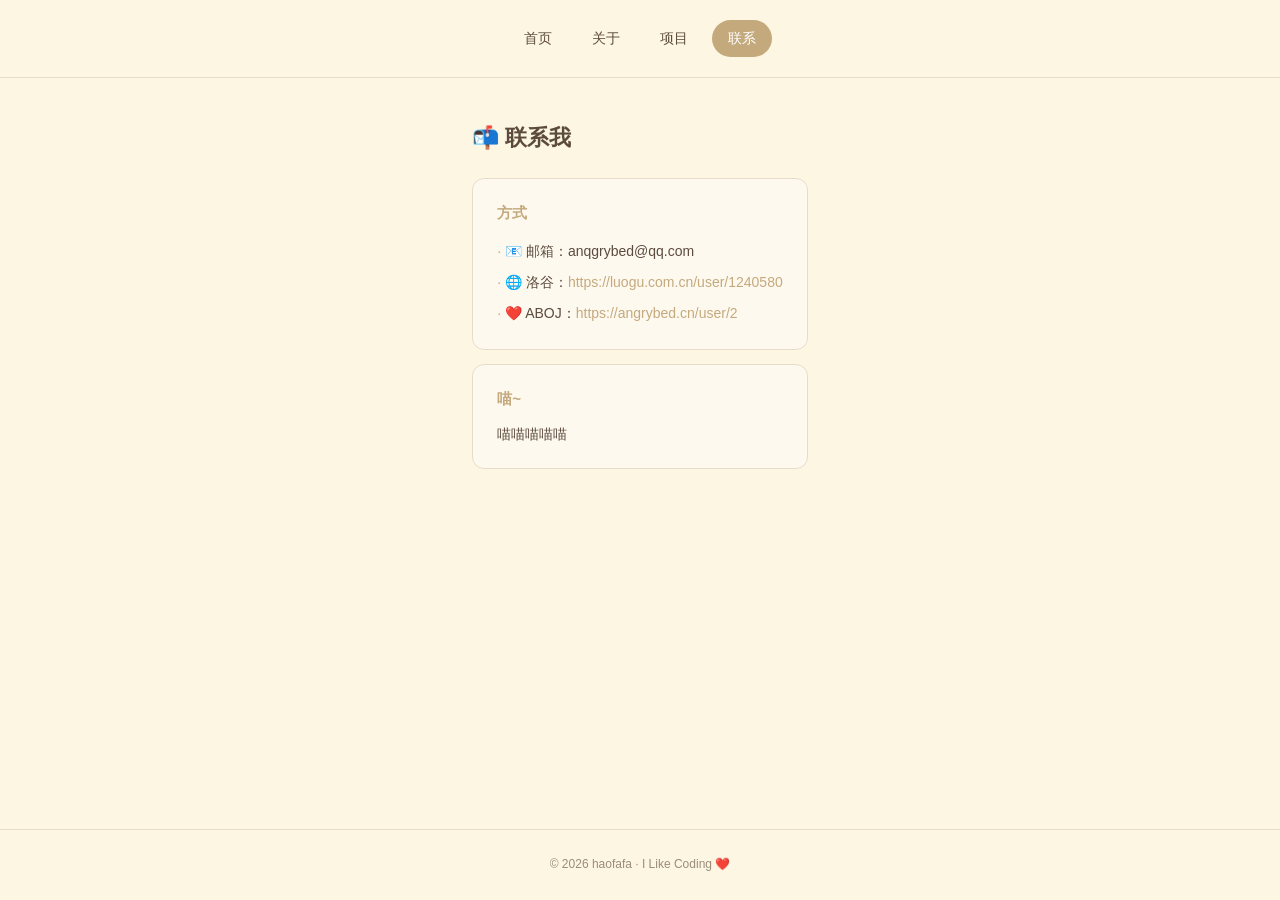
<file: contact.html>
<!DOCTYPE html>
<html lang="zh">
<head>
    <meta charset="UTF-8">
    <meta name="viewport" content="width=device-width, initial-scale=1.0">
    <title>联系 - haofafa</title>
    <link rel="stylesheet" href="style.css">
</head>
<body>
    <nav>
        <a href="index.html">首页</a>
        <a href="about.html">关于</a>
        <a href="projects.html">项目</a>
        <a href="contact.html" class="active">联系</a>
    </nav>
    <div class="container">
        <h1>📬 联系我</h1>
        <div class="card">
            <h2>方式</h2>
            <ul>
                <li>📧 邮箱：anqgrybed@qq.com</li>
                <li>🌐 洛谷：<a href="https://www.luogu.com.cn/user/1240580" target="_blank">https://luogu.com.cn/user/1240580</a></li>
                <li>❤️ ABOJ：<a href="https://angrybed.cn/user/2" target="_blank">https://angrybed.cn/user/2</a></li>
            </ul>
        </div>
        <div class="card">
            <h2>喵~</h2>
            <p>喵喵喵喵喵</p>
        </div>
    </div>
    <footer>&copy; 2026 haofafa · I Like Coding ❤️</footer>
</body>
</html>
</file>
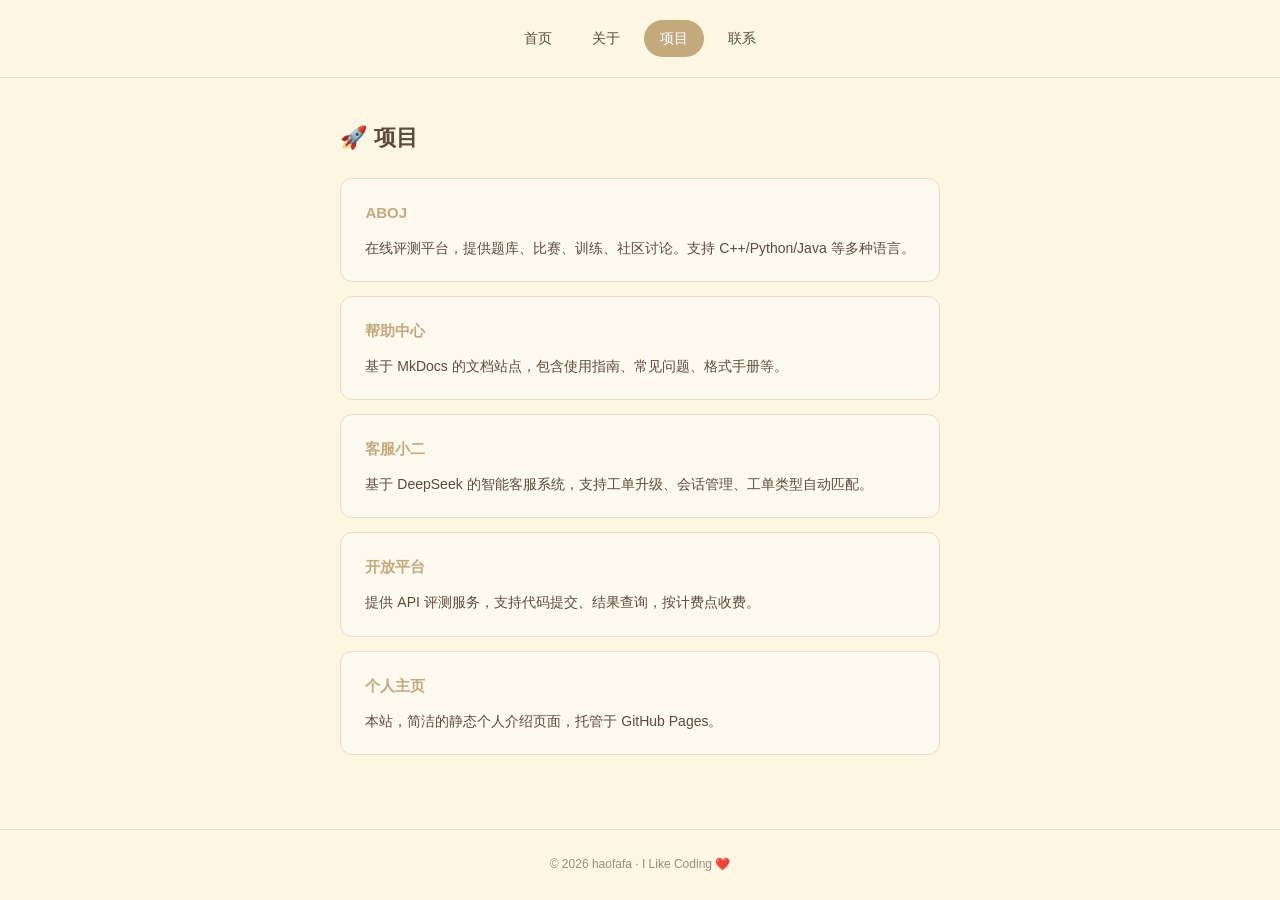
<file: projects.html>
<!DOCTYPE html>
<html lang="zh">
<head>
    <meta charset="UTF-8">
    <meta name="viewport" content="width=device-width, initial-scale=1.0">
    <title>项目 - haofafa</title>
    <link rel="stylesheet" href="style.css">
</head>
<body>
    <nav>
        <a href="index.html">首页</a>
        <a href="about.html">关于</a>
        <a href="projects.html" class="active">项目</a>
        <a href="contact.html">联系</a>
    </nav>
    <div class="container">
        <h1>🚀 项目</h1>
        <div class="card">
            <h2><a href="https://angrybed.cn" target="_blank">ABOJ</a></h2>
            <p>在线评测平台，提供题库、比赛、训练、社区讨论。支持 C++/Python/Java 等多种语言。</p>
        </div>
        <div class="card">
            <h2><a href="https://help.angrybed.cn" target="_blank">帮助中心</a></h2>
            <p>基于 MkDocs 的文档站点，包含使用指南、常见问题、格式手册等。</p>
        </div>
        <div class="card">
            <h2>客服小二</h2>
            <p>基于 DeepSeek 的智能客服系统，支持工单升级、会话管理、工单类型自动匹配。</p>
        </div>
        <div class="card">
            <h2>开放平台</h2>
            <p>提供 API 评测服务，支持代码提交、结果查询，按计费点收费。</p>
        </div>
        <div class="card">
            <h2>个人主页</h2>
            <p>本站，简洁的静态个人介绍页面，托管于 GitHub Pages。</p>
        </div>
    </div>
    <footer>&copy; 2026 haofafa · I Like Coding ❤️</footer>
</body>
</html>
</file>
<file: style.css>
:root {
    --bg: #fdf6e3;
    --card: #fef9ef;
    --text: #5c4b3c;
    --muted: #9b8c7c;
    --border: #e8dcc8;
    --accent: #c4a97d;
}
* { margin: 0; padding: 0; box-sizing: border-box; }
body {
    font-family: -apple-system, BlinkMacSystemFont, "Segoe UI", Roboto, "Noto Sans SC", sans-serif;
    background: var(--bg);
    color: var(--text);
    line-height: 1.8;
    min-height: 100vh;
    display: flex;
    flex-direction: column;
}
.container {
    max-width: 640px;
    margin: 0 auto;
    padding: 40px 20px;
    flex: 1;
}
nav {
    display: flex;
    justify-content: center;
    gap: 8px;
    padding: 20px;
    border-bottom: 1px solid var(--border);
}
nav a {
    padding: 6px 16px;
    border-radius: 20px;
    text-decoration: none;
    color: var(--text);
    font-size: 14px;
    transition: all 0.2s;
}
nav a:hover, nav a.active {
    background: var(--accent);
    color: #fff;
}
.hero {
    text-align: center;
    margin-bottom: 40px;
}
.avatar {
    width: 72px;
    height: 72px;
    border-radius: 50%;
    background: var(--border);
    display: inline-flex;
    align-items: center;
    justify-content: center;
    font-size: 32px;
    margin-bottom: 12px;
}
h1 { font-size: 22px; font-weight: 600; margin-bottom: 20px; }
.subtitle { color: var(--muted); font-size: 14px; }
.card {
    background: var(--card);
    border: 1px solid var(--border);
    border-radius: 12px;
    padding: 20px 24px;
    margin-bottom: 14px;
}
.card h2 { font-size: 15px; color: var(--accent); margin-bottom: 10px; }
.card p, .card li { font-size: 14px; }
.card ul { list-style: none; padding: 0; }
.card li { padding: 3px 0; }
.card li::before { content: "· "; color: var(--accent); }
a { color: var(--accent); text-decoration: none; }
a:hover { text-decoration: underline; }
.tags { display: flex; flex-wrap: wrap; gap: 6px; }
.tags span {
    padding: 4px 12px;
    border: 1px solid var(--border);
    border-radius: 16px;
    font-size: 13px;
    background: var(--bg);
}
footer {
    text-align: center;
    color: var(--muted);
    font-size: 12px;
    padding: 24px;
    border-top: 1px solid var(--border);
    margin-top: auto;
}
</file>
